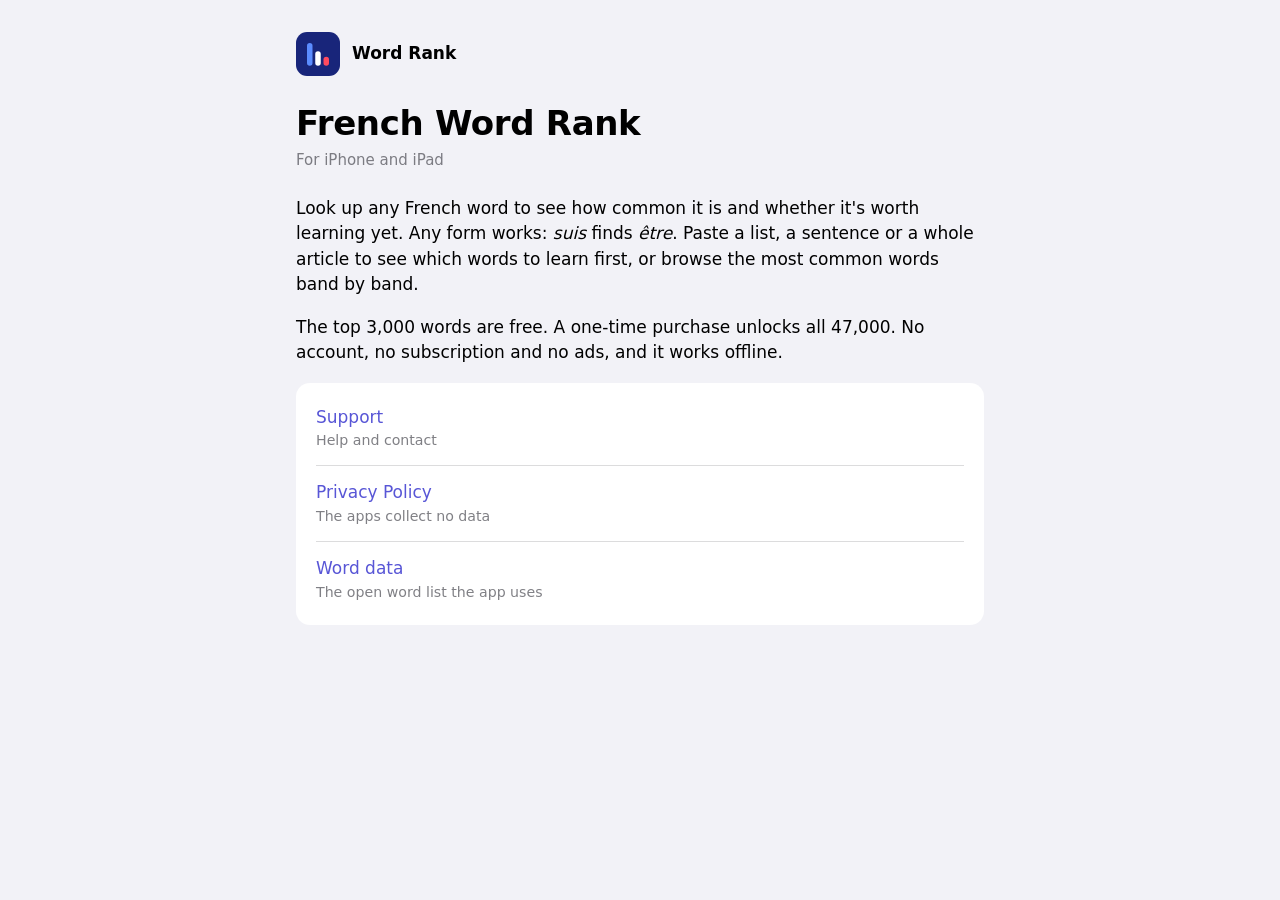
<file: index.html>
<!doctype html>
<html lang="en">
<head>
  <meta charset="utf-8">
  <meta name="viewport" content="width=device-width, initial-scale=1">
  <title>Word Rank</title>
  <meta name="description" content="Word Rank apps for iPhone: look up any French word to see how common it is and whether it's worth learning yet.">
  <link rel="stylesheet" href="style.css">
</head>
<body>
<main>
  <a class="brand" href="./">
    <svg viewBox="0 0 64 64" aria-hidden="true"><rect width="64" height="64" fill="#18257a"/><rect x="16" y="16" width="8" height="33" rx="4" fill="#5b8cff"/><rect x="28" y="28" width="8" height="21" rx="4" fill="#fff"/><rect x="40" y="36" width="8" height="13" rx="4" fill="#ff4a5f"/></svg>
    <span>Word Rank</span>
  </a>
  <h1>French Word Rank</h1>
  <p class="meta">For iPhone and iPad</p>
  <p>Look up any French word to see how common it is and whether it's worth learning yet. Any form works: <i lang="fr">suis</i> finds <i lang="fr">être</i>. Paste a list, a sentence or a whole article to see which words to learn first, or browse the most common words band by band.</p>
  <p>The top 3,000 words are free. A one-time purchase unlocks all 47,000. No account, no subscription and no ads, and it works offline.</p>
  <div class="card">
    <ul class="links">
      <li><a href="support/">Support<small>Help and contact</small></a></li>
      <li><a href="privacy/">Privacy Policy<small>The apps collect no data</small></a></li>
      <li><a href="data/">Word data<small>The open word list the app uses</small></a></li>
    </ul>
  </div>
</main>
</body>
</html>
</file>
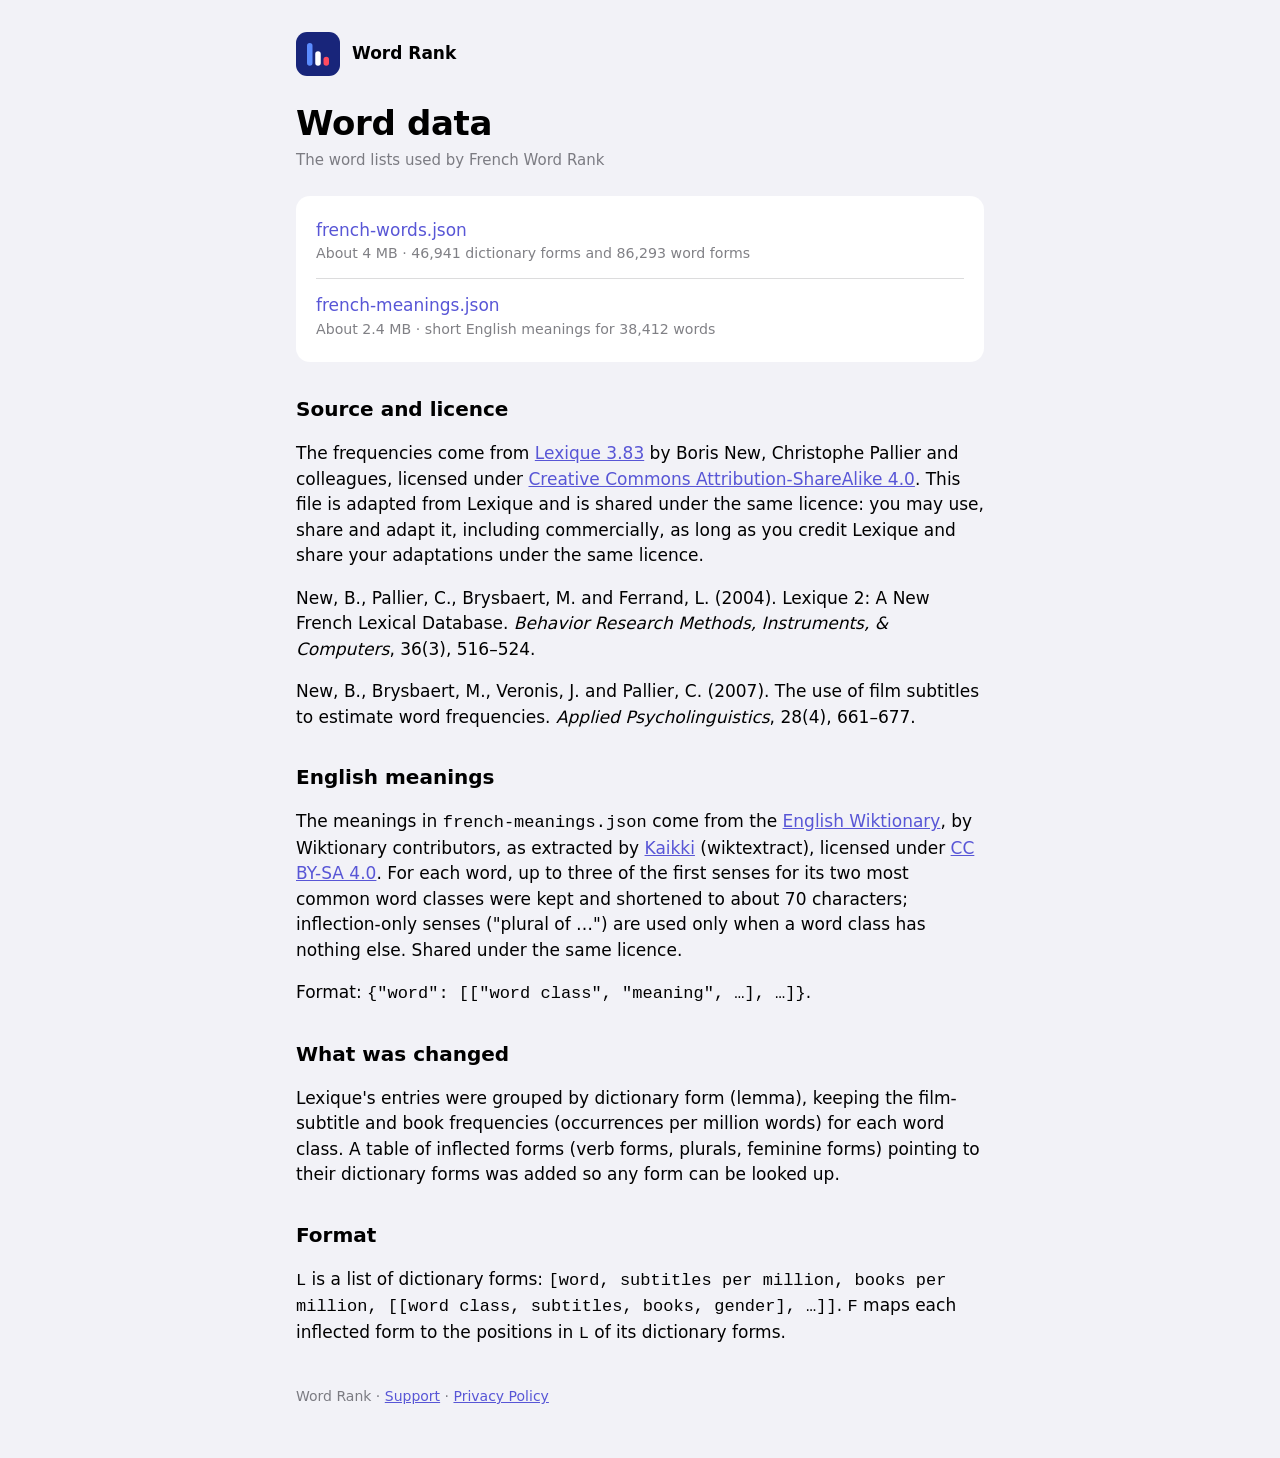
<file: data/index.html>
<!doctype html>
<html lang="en">
<head>
  <meta charset="utf-8">
  <meta name="viewport" content="width=device-width, initial-scale=1">
  <title>Word data · Word Rank</title>
  <link rel="stylesheet" href="../style.css">
</head>
<body>
<main>
  <a class="brand" href="../">
    <svg viewBox="0 0 64 64" aria-hidden="true"><rect width="64" height="64" fill="#18257a"/><rect x="16" y="16" width="8" height="33" rx="4" fill="#5b8cff"/><rect x="28" y="28" width="8" height="21" rx="4" fill="#fff"/><rect x="40" y="36" width="8" height="13" rx="4" fill="#ff4a5f"/></svg>
    <span>Word Rank</span>
  </a>
  <h1>Word data</h1>
  <p class="meta">The word lists used by French Word Rank</p>

  <div class="card">
    <ul class="links">
      <li><a href="french-words.json" download>french-words.json<small>About 4 MB · 46,941 dictionary forms and 86,293 word forms</small></a></li>
      <li><a href="french-meanings.json" download>french-meanings.json<small>About 2.4 MB · short English meanings for 38,412 words</small></a></li>
    </ul>
  </div>

  <h2>Source and licence</h2>
  <p>The frequencies come from <a href="http://www.lexique.org">Lexique 3.83</a> by Boris New, Christophe Pallier and colleagues, licensed under <a href="https://creativecommons.org/licenses/by-sa/4.0/">Creative Commons Attribution-ShareAlike 4.0</a>. This file is adapted from Lexique and is shared under the same licence: you may use, share and adapt it, including commercially, as long as you credit Lexique and share your adaptations under the same licence.</p>
  <p>New, B., Pallier, C., Brysbaert, M. and Ferrand, L. (2004). Lexique 2: A New French Lexical Database. <i>Behavior Research Methods, Instruments, &amp; Computers</i>, 36(3), 516–524.</p>
  <p>New, B., Brysbaert, M., Veronis, J. and Pallier, C. (2007). The use of film subtitles to estimate word frequencies. <i>Applied Psycholinguistics</i>, 28(4), 661–677.</p>

  <h2>English meanings</h2>
  <p>The meanings in <code>french-meanings.json</code> come from the <a href="https://en.wiktionary.org">English Wiktionary</a>, by Wiktionary contributors, as extracted by <a href="https://kaikki.org">Kaikki</a> (wiktextract), licensed under <a href="https://creativecommons.org/licenses/by-sa/4.0/">CC BY-SA 4.0</a>. For each word, up to three of the first senses for its two most common word classes were kept and shortened to about 70 characters; inflection-only senses ("plural of …") are used only when a word class has nothing else. Shared under the same licence.</p>
  <p>Format: <code>{"word": [["word class", "meaning", …], …]}</code>.</p>

  <h2>What was changed</h2>
  <p>Lexique's entries were grouped by dictionary form (lemma), keeping the film-subtitle and book frequencies (occurrences per million words) for each word class. A table of inflected forms (verb forms, plurals, feminine forms) pointing to their dictionary forms was added so any form can be looked up.</p>

  <h2>Format</h2>
  <p><code>L</code> is a list of dictionary forms: <code>[word, subtitles per million, books per million, [[word class, subtitles, books, gender], …]]</code>. <code>F</code> maps each inflected form to the positions in <code>L</code> of its dictionary forms.</p>

  <footer>Word Rank · <a href="../support/">Support</a> · <a href="../privacy/">Privacy Policy</a></footer>
</main>
</body>
</html>
</file>
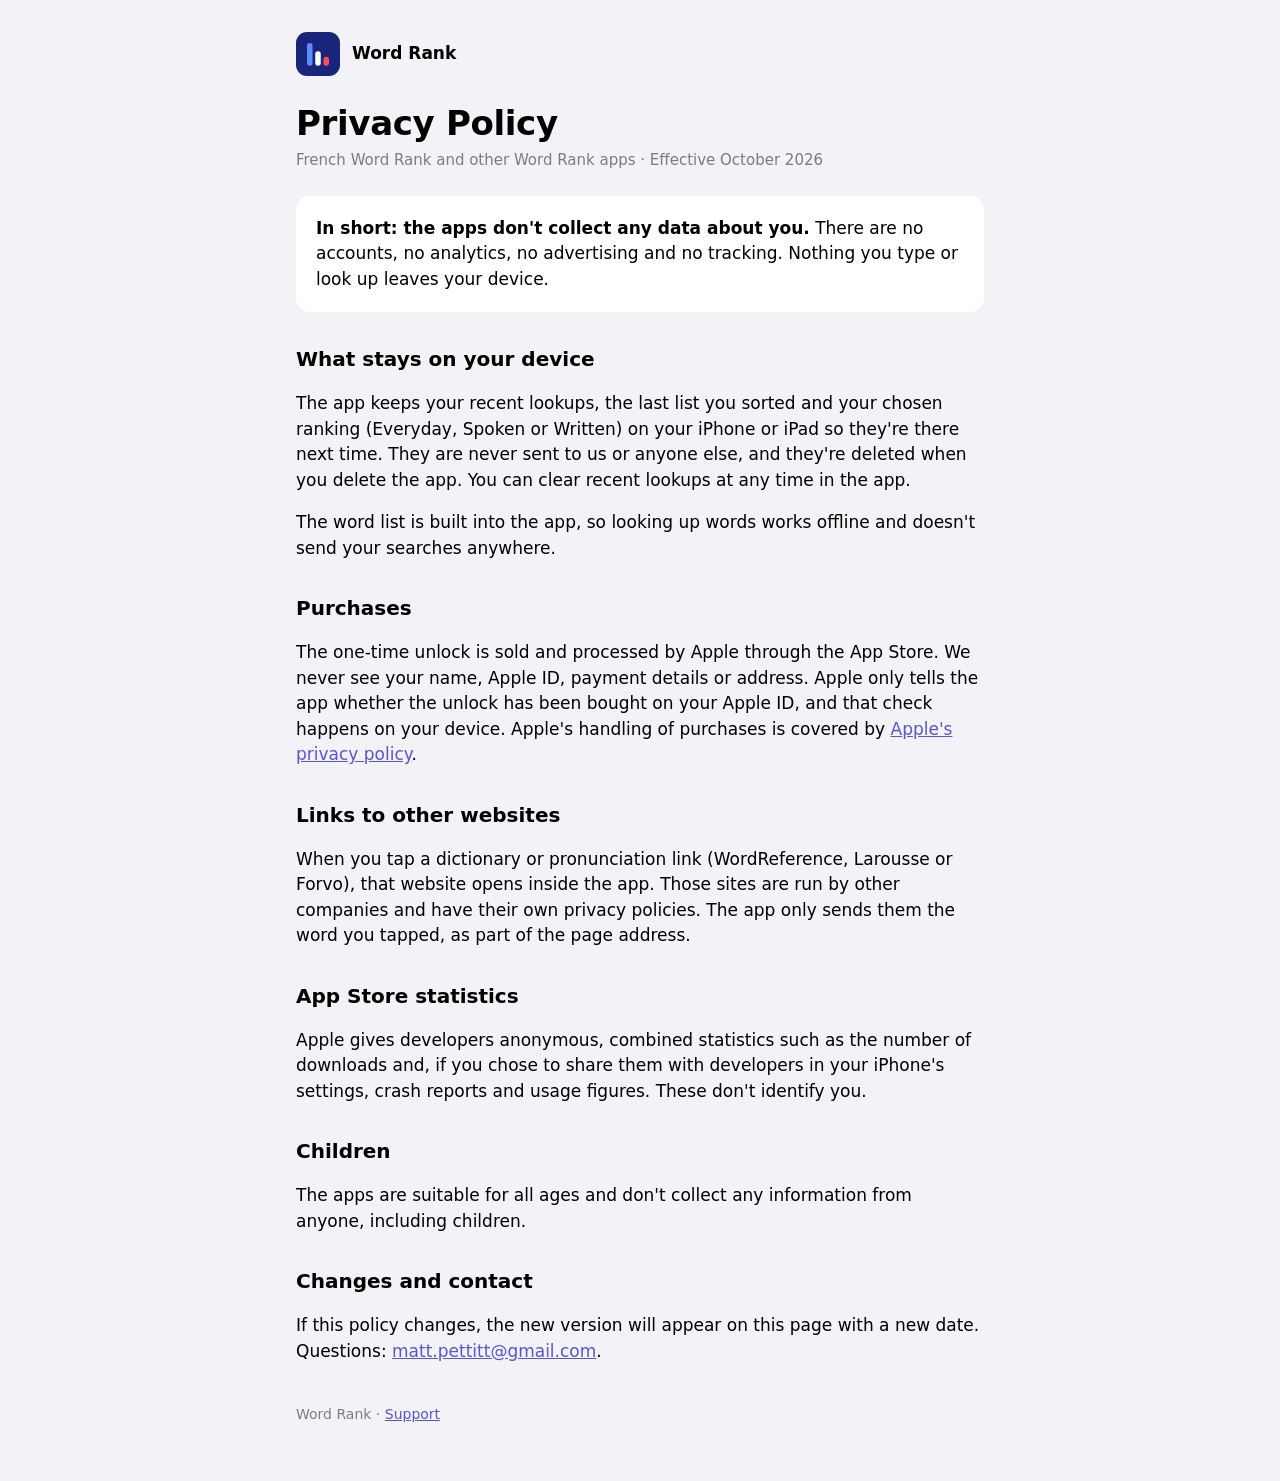
<file: privacy/index.html>
<!doctype html>
<html lang="en">
<head>
  <meta charset="utf-8">
  <meta name="viewport" content="width=device-width, initial-scale=1">
  <title>Privacy Policy · Word Rank</title>
  <link rel="stylesheet" href="../style.css">
</head>
<body>
<main>
  <a class="brand" href="../">
    <svg viewBox="0 0 64 64" aria-hidden="true"><rect width="64" height="64" fill="#18257a"/><rect x="16" y="16" width="8" height="33" rx="4" fill="#5b8cff"/><rect x="28" y="28" width="8" height="21" rx="4" fill="#fff"/><rect x="40" y="36" width="8" height="13" rx="4" fill="#ff4a5f"/></svg>
    <span>Word Rank</span>
  </a>
  <h1>Privacy Policy</h1>
  <p class="meta">French Word Rank and other Word Rank apps · Effective October 2026</p>

  <div class="card">
    <p><strong>In short: the apps don't collect any data about you.</strong> There are no accounts, no analytics, no advertising and no tracking. Nothing you type or look up leaves your device.</p>
  </div>

  <h2>What stays on your device</h2>
  <p>The app keeps your recent lookups, the last list you sorted and your chosen ranking (Everyday, Spoken or Written) on your iPhone or iPad so they're there next time. They are never sent to us or anyone else, and they're deleted when you delete the app. You can clear recent lookups at any time in the app.</p>
  <p>The word list is built into the app, so looking up words works offline and doesn't send your searches anywhere.</p>

  <h2>Purchases</h2>
  <p>The one-time unlock is sold and processed by Apple through the App Store. We never see your name, Apple ID, payment details or address. Apple only tells the app whether the unlock has been bought on your Apple ID, and that check happens on your device. Apple's handling of purchases is covered by <a href="https://www.apple.com/legal/privacy/">Apple's privacy policy</a>.</p>

  <h2>Links to other websites</h2>
  <p>When you tap a dictionary or pronunciation link (WordReference, Larousse or Forvo), that website opens inside the app. Those sites are run by other companies and have their own privacy policies. The app only sends them the word you tapped, as part of the page address.</p>

  <h2>App Store statistics</h2>
  <p>Apple gives developers anonymous, combined statistics such as the number of downloads and, if you chose to share them with developers in your iPhone's settings, crash reports and usage figures. These don't identify you.</p>

  <h2>Children</h2>
  <p>The apps are suitable for all ages and don't collect any information from anyone, including children.</p>

  <h2>Changes and contact</h2>
  <p>If this policy changes, the new version will appear on this page with a new date. Questions: <a href="mailto:matt.pettitt@gmail.com">matt.pettitt@gmail.com</a>.</p>

  <footer>Word Rank · <a href="../support/">Support</a></footer>
</main>
</body>
</html>
</file>
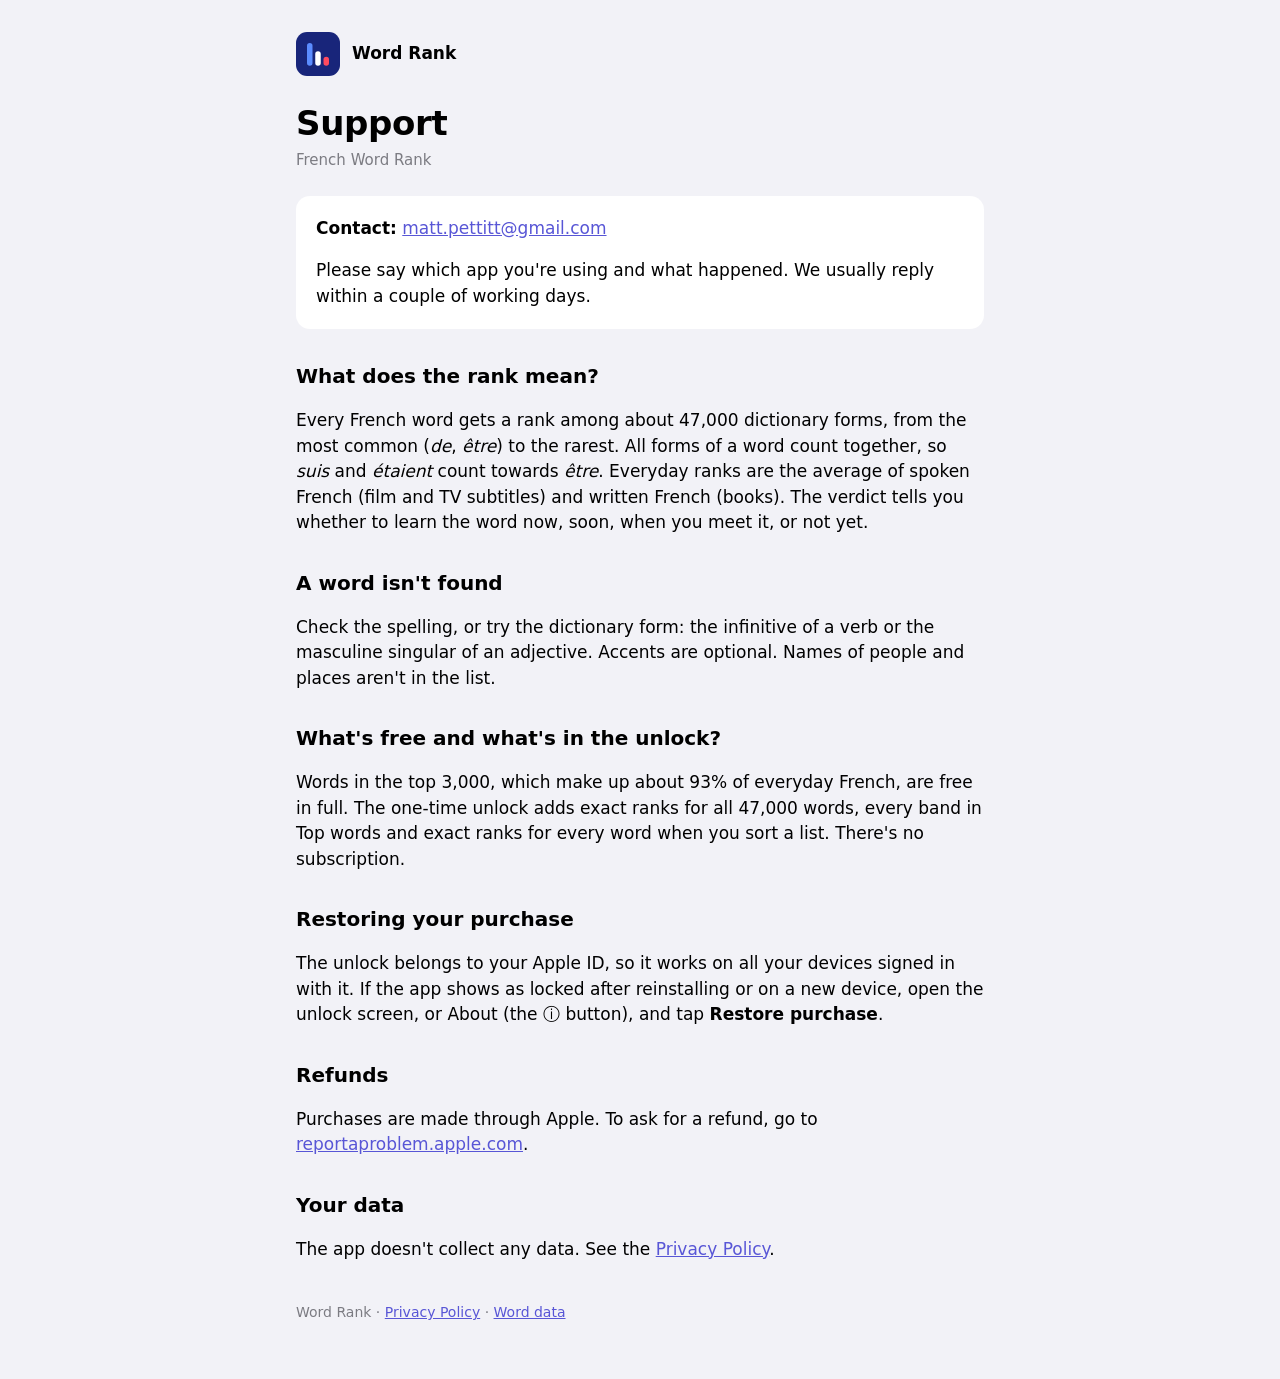
<file: support/index.html>
<!doctype html>
<html lang="en">
<head>
  <meta charset="utf-8">
  <meta name="viewport" content="width=device-width, initial-scale=1">
  <title>Support · Word Rank</title>
  <link rel="stylesheet" href="../style.css">
</head>
<body>
<main>
  <a class="brand" href="../">
    <svg viewBox="0 0 64 64" aria-hidden="true"><rect width="64" height="64" fill="#18257a"/><rect x="16" y="16" width="8" height="33" rx="4" fill="#5b8cff"/><rect x="28" y="28" width="8" height="21" rx="4" fill="#fff"/><rect x="40" y="36" width="8" height="13" rx="4" fill="#ff4a5f"/></svg>
    <span>Word Rank</span>
  </a>
  <h1>Support</h1>
  <p class="meta">French Word Rank</p>

  <div class="card">
    <p><strong>Contact:</strong> <a href="mailto:matt.pettitt@gmail.com">matt.pettitt@gmail.com</a></p>
    <p>Please say which app you're using and what happened. We usually reply within a couple of working days.</p>
  </div>

  <h2>What does the rank mean?</h2>
  <p>Every French word gets a rank among about 47,000 dictionary forms, from the most common (<i lang="fr">de</i>, <i lang="fr">être</i>) to the rarest. All forms of a word count together, so <i lang="fr">suis</i> and <i lang="fr">étaient</i> count towards <i lang="fr">être</i>. Everyday ranks are the average of spoken French (film and TV subtitles) and written French (books). The verdict tells you whether to learn the word now, soon, when you meet it, or not yet.</p>

  <h2>A word isn't found</h2>
  <p>Check the spelling, or try the dictionary form: the infinitive of a verb or the masculine singular of an adjective. Accents are optional. Names of people and places aren't in the list.</p>

  <h2>What's free and what's in the unlock?</h2>
  <p>Words in the top 3,000, which make up about 93% of everyday French, are free in full. The one-time unlock adds exact ranks for all 47,000 words, every band in Top words and exact ranks for every word when you sort a list. There's no subscription.</p>

  <h2>Restoring your purchase</h2>
  <p>The unlock belongs to your Apple ID, so it works on all your devices signed in with it. If the app shows as locked after reinstalling or on a new device, open the unlock screen, or About (the ⓘ button), and tap <strong>Restore purchase</strong>.</p>

  <h2>Refunds</h2>
  <p>Purchases are made through Apple. To ask for a refund, go to <a href="https://reportaproblem.apple.com">reportaproblem.apple.com</a>.</p>

  <h2>Your data</h2>
  <p>The app doesn't collect any data. See the <a href="../privacy/">Privacy Policy</a>.</p>

  <footer>Word Rank · <a href="../privacy/">Privacy Policy</a> · <a href="../data/">Word data</a></footer>
</main>
</body>
</html>
</file>
<file: style.css>
/* Shared look for the Word Rank pages: the iPhone's system font and colours, light and dark */
:root {
  --bg: #f2f2f7; --card: #ffffff; --label: #000000; --label-2: rgba(60, 60, 67, 0.65);
  --sep: rgba(60, 60, 67, 0.18); --accent: #5856d6; --navy: #18257a;
  color-scheme: light;
}
@media (prefers-color-scheme: dark) {
  :root {
    --bg: #000000; --card: #1c1c1e; --label: #ffffff; --label-2: rgba(235, 235, 245, 0.65);
    --sep: rgba(84, 84, 88, 0.6); --accent: #7d7aff;
    color-scheme: dark;
  }
}
* { box-sizing: border-box; }
html { -webkit-text-size-adjust: 100%; }
body {
  margin: 0; background: var(--bg); color: var(--label);
  font: 17px/1.5 -apple-system, BlinkMacSystemFont, "Segoe UI", system-ui, sans-serif;
  -webkit-font-smoothing: antialiased;
}
a { color: var(--accent); }
main { max-width: 720px; margin: 0 auto; padding: 32px 16px 56px; }
.brand { display: flex; align-items: center; gap: 12px; text-decoration: none; color: inherit; margin-bottom: 28px; }
.brand svg { width: 44px; height: 44px; border-radius: 11px; flex: none; }
.brand span { font-weight: 600; }
h1 { font-size: 34px; line-height: 1.15; margin: 0 0 6px; letter-spacing: -0.01em; }
h2 { font-size: 20px; margin: 32px 0 8px; }
.meta { color: var(--label-2); margin: 0 0 24px; font-size: 15px; }
p, li { color: var(--label); }
.card { background: var(--card); border-radius: 14px; padding: 4px 20px; margin: 12px 0; }
.card > :first-child { margin-top: 16px; }
.card > :last-child { margin-bottom: 16px; }
.links { list-style: none; padding: 0; margin: 0; }
.links li + li { border-top: 0.5px solid var(--sep); }
.links a { display: block; padding: 14px 0; text-decoration: none; font-weight: 500; }
.links small { display: block; color: var(--label-2); font-weight: 400; }
footer { color: var(--label-2); font-size: 14px; margin-top: 40px; }
.card > .links:first-child { margin-top: 4px; }
.card > .links:last-child { margin-bottom: 4px; }
</file>
